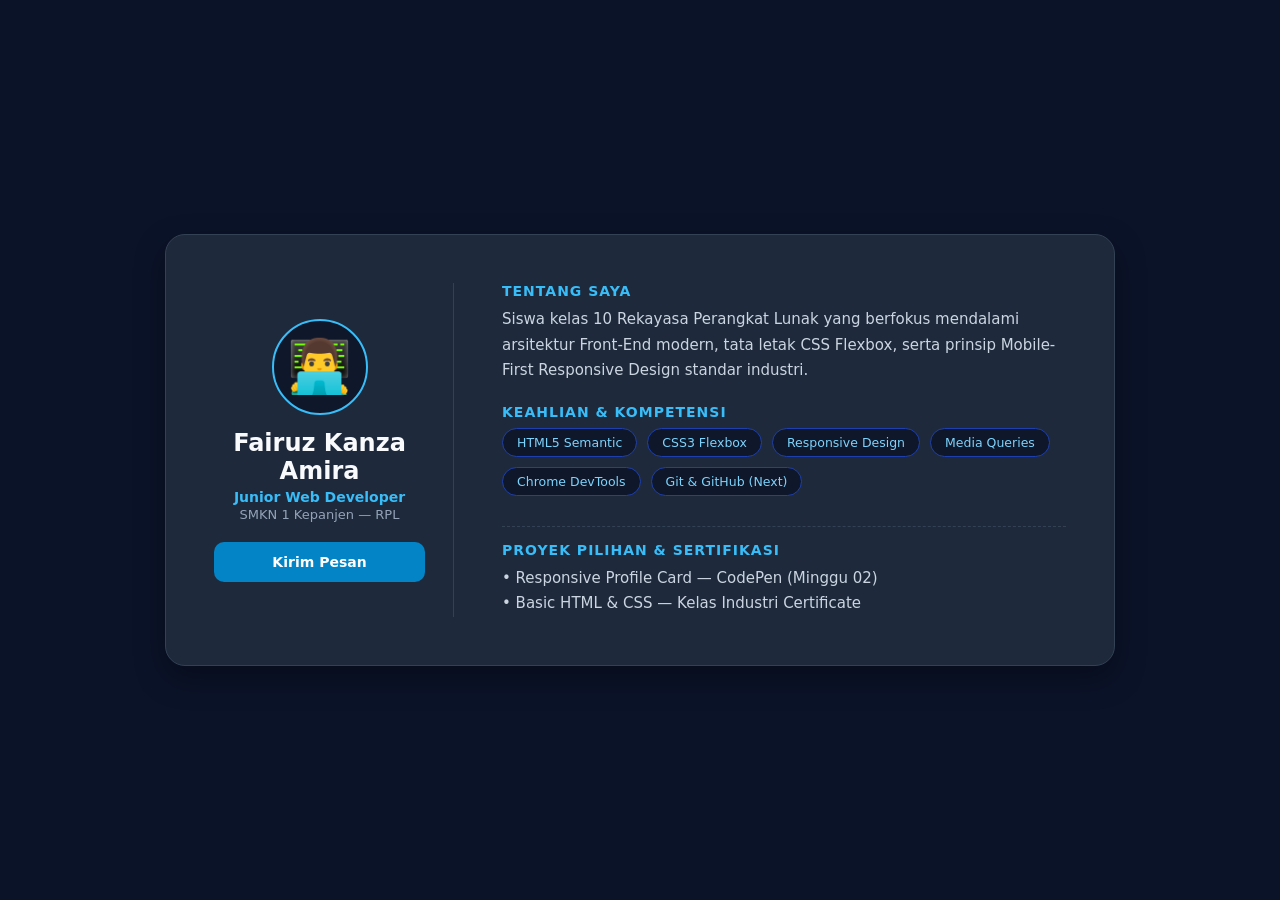
<file: index.html>
<!DOCTYPE html>
<html lang="id">
<head>
    <meta charset="UTF-8">
    <meta name="viewport" content="width=device-width, initial-scale=1.0">
    <title>Profil Digital Responsive - Fairuz Kanza Amira</title>
    <link rel="stylesheet" href="style.css">
</head>
<body>

    <main class="page-wrapper">
        <!-- Kartu Profil Utama -->
        <article class="profile-card">

            <!-- Kolom Kiri / Header Profil -->
            <header class="card-aside">
                <div class="avatar-box">
                    <span class="avatar-icon"> </span> 👨‍💻
                </div>
                <h1 class="student-name">Fairuz Kanza Amira</h1>
                <p class="student-role">Junior Web Developer</p>
                <p class="student-school">SMKN 1 Kepanjen — RPL</p>
                <a href="mailto:fairuzzkns@gmai.com" class="btn-contact">Kirim Pesan</a>
            </header>

            <!-- Kolom Kanan / Konten Detail -->
            <section class="card-content">
                <div class="bio-section">
                    <h2 class="section-heading">Tentang Saya</h2>
                    <p class="bio-text">
                        Siswa kelas 10 Rekayasa Perangkat Lunak yang berfokus mendalami
                        arsitektur Front-End modern, tata letak CSS Flexbox, serta prinsip
                        Mobile-First Responsive Design standar industri.
                    </p>
                </div>
                
                <div class="skills-section">
                    <h2 class="section-heading">Keahlian & Kompetensi</h2>
                    <div class="skill-matrix">
                        <div class="skill-badge">HTML5 Semantic</div>
                        <div class="skill-badge">CSS3 Flexbox</div>
                        <div class="skill-badge">Responsive Design</div>
                        <div class="skill-badge">Media Queries</div>
                        <div class="skill-badge">Chrome DevTools</div>
                        <div class="skill-badge">Git & GitHub (Next)</div>
                    </div>
                </div>

                <!-- TANTANGAN: Section Baru (Hanya Muncul Bagus di Desktop) -->
                <div class="extra-section">
                    <h2 class="section-heading">Proyek Pilihan & Sertifikasi</h2>
                    <p class="bio-text">
                        • Responsive Profile Card — CodePen (Minggu 02)<br>
                        • Basic HTML & CSS — Kelas Industri Certificate
                    </p>
                </div>
            </section>

        </article>
    </main>

</body>
</html>
</file>
<file: style.css>
/* ===== 1. RESET & VARIABEL GLOBAL ===== */
* {
    margin: 0;
    padding: 0;
    box-sizing: border-box;
}

body {
    font-family: 'Segoe UI', system-ui, -apple-system, sans-serif;
    background-color: #0b1329; /* Latar gelap modern */
    color: #e2e8f0;
    min-height: 100vh;
    display: flex;
    justify-content: center;
    align-items: center;
    padding: 16px;
}

.page-wrapper {
    width: 100%;
    max-width: 820px;
}

/* ===== 2. KARTU PROFIL (MOBILE: COLUMN) ===== */
.profile-card {
    background-color: #1e293b;
    border: 1px solid #334155;
    border-radius: 20px;
    padding: 24px;
    box-shadow: 0 12px 30px rgba(0, 0, 0, 0.35);
    display: flex;
    flex-direction: column; /* Bertumpuk vertikal di HP */
    gap: 24px;
}

/* ===== 3. BAGIAN ASIDE / HEADER PROFIL ===== */
.card-aside {
    display: flex;
    flex-direction: column;
    align-items: center;
    text-align: center;
    padding-bottom: 20px;
    border-bottom: 1px solid #334155;
}

.avatar-box {
    width: 84px;
    height: 84px;
    background: #0f172a;
    border: 2px solid #38bdf8;
    border-radius: 50%;
    display: flex;
    justify-content: center;
    align-items: center;
    font-size: 46px;
    margin-bottom: 14px;
    /* TANTANGAN: Efek transisi pada avatar */
    transition: transform 0.3s ease; 
}

/* TANTANGAN: Hover avatar membesar */
.avatar-box:hover {
    transform: scale(1.08); 
}

.student-name {
    font-size: 22px;
    color: #f8fafc;
    font-weight: 700;
}

.student-role {
    color: #38bdf8;
    font-size: 14px;
    font-weight: 600;
    margin-top: 4px;
}

.student-school {
    color: #94a3b8;
    font-size: 13px;
    margin-top: 2px;
}

.btn-contact {
    margin-top: 16px;
    display: inline-block;
    width: 100%; /* Tombol lebar penuh di HP */
    text-align: center;
    background-color: #0284c7;
    color: #ffffff;
    text-decoration: none;
    padding: 12px 20px;
    border-radius: 10px;
    font-weight: 600;
    font-size: 14px;
    transition: all 0.2s ease;
}

.btn-contact:hover {
    background-color: #0369a1;
    transform: translateY(-2px);
}

/* ===== 4. BAGIAN KONTEN DETAIL ===== */
.card-content {
    display: flex;
    flex-direction: column;
    gap: 20px;
}

.section-heading {
    font-size: 14px;
    color: #38bdf8;
    text-transform: uppercase;
    letter-spacing: 1px;
    margin-bottom: 8px;
    font-weight: 700;
}

.bio-text {
    font-size: 14px;
    line-height: 1.7;
    color: #cbd5e1;
}

/* Skill Matrix dengan Flex Wrap */
.skill-matrix {
    display: flex;
    flex-wrap: wrap; /* Otomatis turun baris jika layar sempit */
    gap: 10px;
}

.skill-badge {
    background-color: #0f172a;
    border: 1px solid #1e40af;
    color: #7dd3fc;
    padding: 6px 14px;
    border-radius: 20px;
    font-size: 12.5px;
    font-weight: 500;
    /* TANTANGAN: Efek transisi pada badge */
    transition: all 0.2s ease; 
}

/* TANTANGAN: Hover badge bergeser ke atas */
.skill-badge:hover {
    border-color: #38bdf8;
    background-color: #1e293b;
    transform: translateY(-3px); 
}

/* Sembunyikan section extra secara default di mobile */
.extra-section {
    display: none;
}

/* ===== 5. MEDIA QUERIES: TABLET & DESKTOP (>= 680px) ===== */
@media screen and (min-width: 680px) {
    body {
        padding: 32px;
    }

    .profile-card {
        flex-direction: row; /* Berubah menjadi 2 Kolom Berdampingan */
        align-items: stretch;
        padding: 36px;
        gap: 36px;
    }

    .card-aside {
        width: 240px; /* Lebar tetap untuk kolom aside di desktop */
        flex-shrink: 0;
        padding-bottom: 0;
        padding-right: 28px;
        border-bottom: none; /* Hilangkan garis bawah */
        border-right: 1px solid #334155; /* Ganti dengan garis pembatas vertikal */
        justify-content: center;
    }

    .avatar-box {
        width: 96px;
        height: 96px;
        font-size: 52px;
    }

    .student-name {
        font-size: 24px;
    }

    .btn-contact {
        width: 100%;
        margin-top: 20px;
    }

    .card-content {
        flex: 1; /* Mengisi sisa ruang kosong di sebelah kanan */
        justify-content: center;
    }

    .bio-text {
        font-size: 15px;
    }
}

/* ===== 6. TANTANGAN: BREAKPOINT DESKTOP LEBAR (>= 1024px) ===== */
@media screen and (min-width: 1024px) {
    .page-wrapper {
        max-width: 950px; /* Melebarkan kontainer utama */
    }
    
    .profile-card {
        padding: 48px;
        gap: 48px;
        background-color: #1e293b;
    }

    /* Munculkan section extra khusus di layar lebar */
    .extra-section {
        display: block;
        margin-top: 10px;
        padding-top: 15px;
        border-top: 1px dashed #334155;
    }
}
</file>
<file: modul2.css>
/* ===== 1. RESET & VARIABEL GLOBAL ===== */
* {
    margin: 0;
    padding: 0;
    box-sizing: border-box;
}

body {
    font-family: 'Segoe UI', system-ui, -apple-system, sans-serif;
    background-color: #0b1329; /* Latar gelap modern */
    color: #e2e8f0;
    min-height: 100vh;
    display: flex;
    justify-content: center;
    align-items: center;
    padding: 16px;
}

.page-wrapper {
    width: 100%;
    max-width: 820px;
}

/* ===== 2. KARTU PROFIL (MOBILE: COLUMN) ===== */
.profile-card {
    background-color: #1e293b;
    border: 1px solid #334155;
    border-radius: 20px;
    padding: 24px;
    box-shadow: 0 12px 30px rgba(0, 0, 0, 0.35);
    display: flex;
    flex-direction: column; /* Bertumpuk vertikal di HP */
    gap: 24px;
}

/* ===== 3. BAGIAN ASIDE / HEADER PROFIL ===== */
.card-aside {
    display: flex;
    flex-direction: column;
    align-items: center;
    text-align: center;
    padding-bottom: 20px;
    border-bottom: 1px solid #334155;
}

.avatar-box {
    width: 84px;
    height: 84px;
    background: #0f172a;
    border: 2px solid #38bdf8;
    border-radius: 50%;
    display: flex;
    justify-content: center;
    align-items: center;
    font-size: 46px;
    margin-bottom: 14px;
    /* TANTANGAN: Efek transisi pada avatar */
    transition: transform 0.3s ease; 
}

/* TANTANGAN: Hover avatar membesar */
.avatar-box:hover {
    transform: scale(1.08); 
}

.student-name {
    font-size: 22px;
    color: #f8fafc;
    font-weight: 700;
}

.student-role {
    color: #38bdf8;
    font-size: 14px;
    font-weight: 600;
    margin-top: 4px;
}

.student-school {
    color: #94a3b8;
    font-size: 13px;
    margin-top: 2px;
}

.btn-contact {
    margin-top: 16px;
    display: inline-block;
    width: 100%; /* Tombol lebar penuh di HP */
    text-align: center;
    background-color: #0284c7;
    color: #ffffff;
    text-decoration: none;
    padding: 12px 20px;
    border-radius: 10px;
    font-weight: 600;
    font-size: 14px;
    transition: all 0.2s ease;
}

.btn-contact:hover {
    background-color: #0369a1;
    transform: translateY(-2px);
}

/* ===== 4. BAGIAN KONTEN DETAIL ===== */
.card-content {
    display: flex;
    flex-direction: column;
    gap: 20px;
}

.section-heading {
    font-size: 14px;
    color: #38bdf8;
    text-transform: uppercase;
    letter-spacing: 1px;
    margin-bottom: 8px;
    font-weight: 700;
}

.bio-text {
    font-size: 14px;
    line-height: 1.7;
    color: #cbd5e1;
}

/* Skill Matrix dengan Flex Wrap */
.skill-matrix {
    display: flex;
    flex-wrap: wrap; /* Otomatis turun baris jika layar sempit */
    gap: 10px;
}

.skill-badge {
    background-color: #0f172a;
    border: 1px solid #1e40af;
    color: #7dd3fc;
    padding: 6px 14px;
    border-radius: 20px;
    font-size: 12.5px;
    font-weight: 500;
    /* TANTANGAN: Efek transisi pada badge */
    transition: all 0.2s ease; 
}

/* TANTANGAN: Hover badge bergeser ke atas */
.skill-badge:hover {
    border-color: #38bdf8;
    background-color: #1e293b;
    transform: translateY(-3px); 
}

/* Sembunyikan section extra secara default di mobile */
.extra-section {
    display: none;
}

/* ===== 5. MEDIA QUERIES: TABLET & DESKTOP (>= 680px) ===== */
@media screen and (min-width: 680px) {
    body {
        padding: 32px;
    }

    .profile-card {
        flex-direction: row; /* Berubah menjadi 2 Kolom Berdampingan */
        align-items: stretch;
        padding: 36px;
        gap: 36px;
    }

    .card-aside {
        width: 240px; /* Lebar tetap untuk kolom aside di desktop */
        flex-shrink: 0;
        padding-bottom: 0;
        padding-right: 28px;
        border-bottom: none; /* Hilangkan garis bawah */
        border-right: 1px solid #334155; /* Ganti dengan garis pembatas vertikal */
        justify-content: center;
    }

    .avatar-box {
        width: 96px;
        height: 96px;
        font-size: 52px;
    }

    .student-name {
        font-size: 24px;
    }

    .btn-contact {
        width: 100%;
        margin-top: 20px;
    }

    .card-content {
        flex: 1; /* Mengisi sisa ruang kosong di sebelah kanan */
        justify-content: center;
    }

    .bio-text {
        font-size: 15px;
    }
}

/* ===== 6. TANTANGAN: BREAKPOINT DESKTOP LEBAR (>= 1024px) ===== */
@media screen and (min-width: 1024px) {
    .page-wrapper {
        max-width: 950px; /* Melebarkan kontainer utama */
    }
    
    .profile-card {
        padding: 48px;
        gap: 48px;
        background-color: #1e293b;
    }

    /* Munculkan section extra khusus di layar lebar */
    .extra-section {
        display: block;
        margin-top: 10px;
        padding-top: 15px;
        border-top: 1px dashed #334155;
    }
}
</file>
